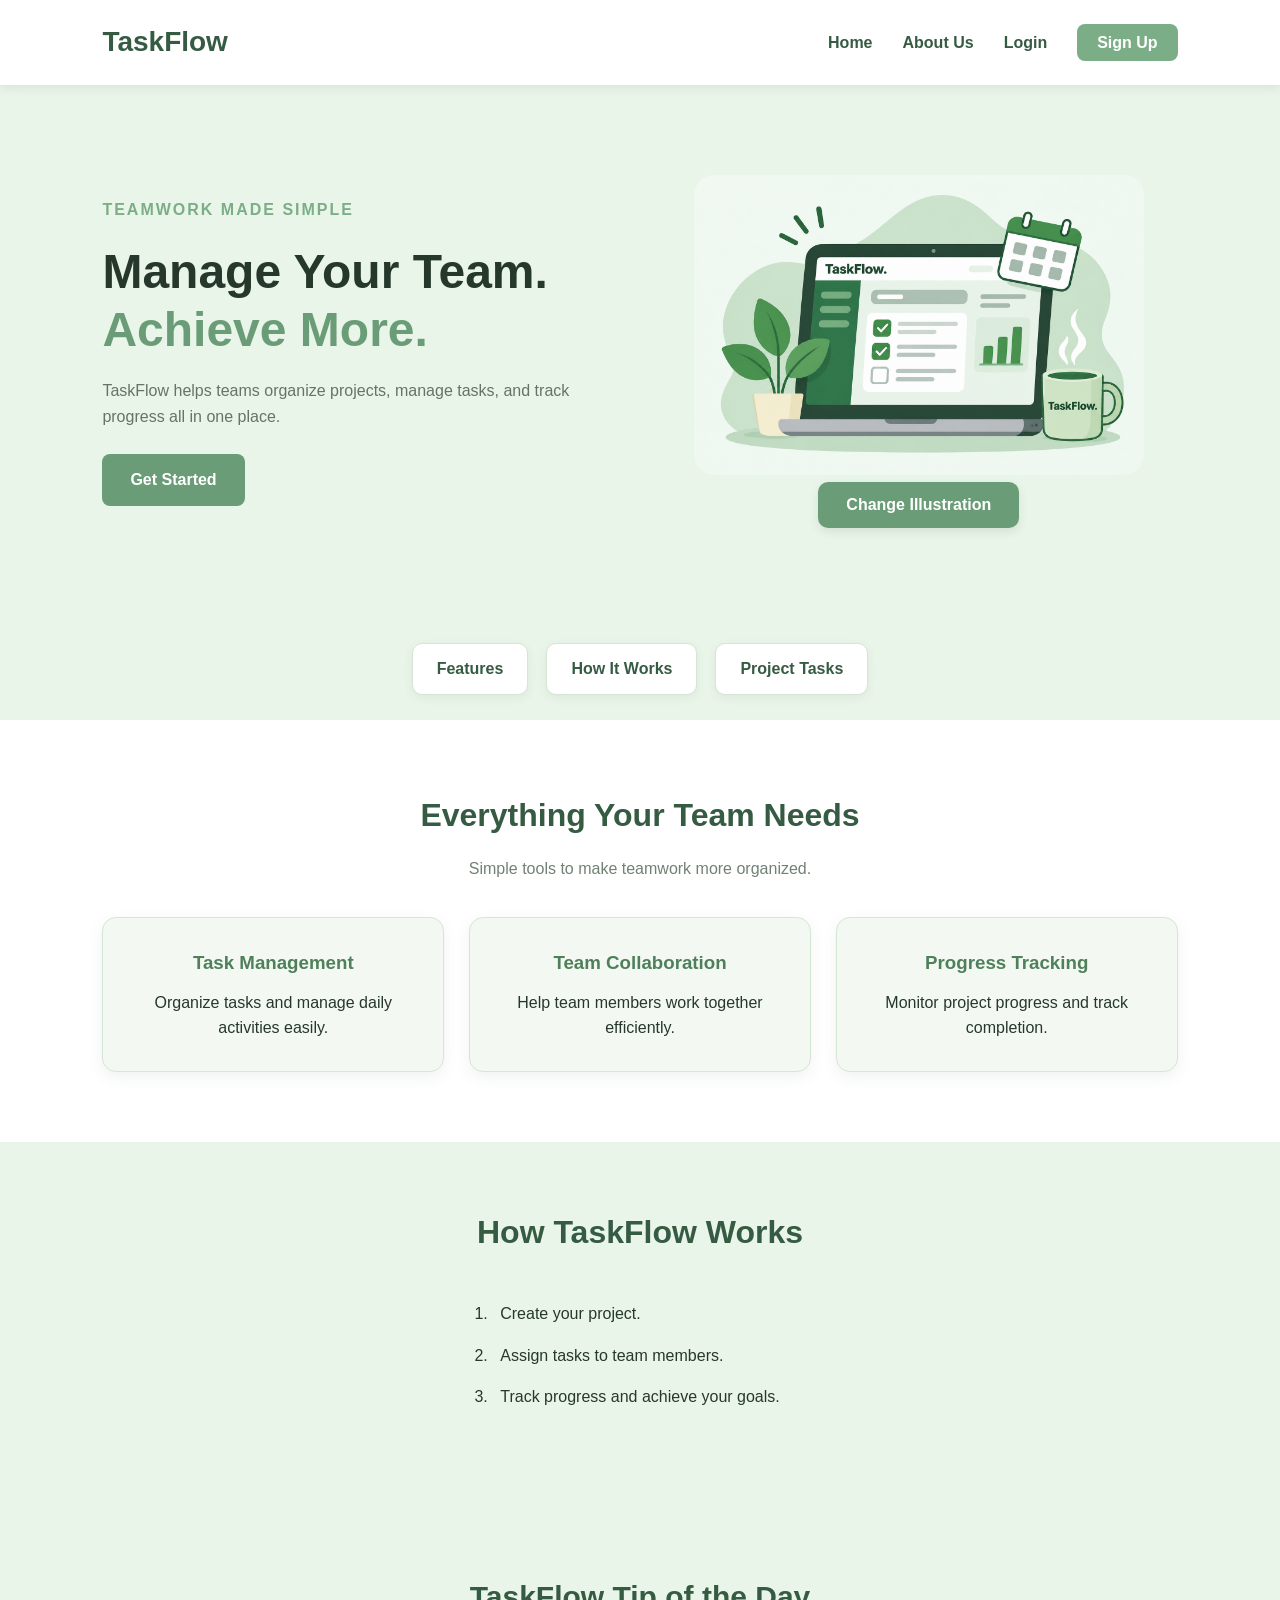
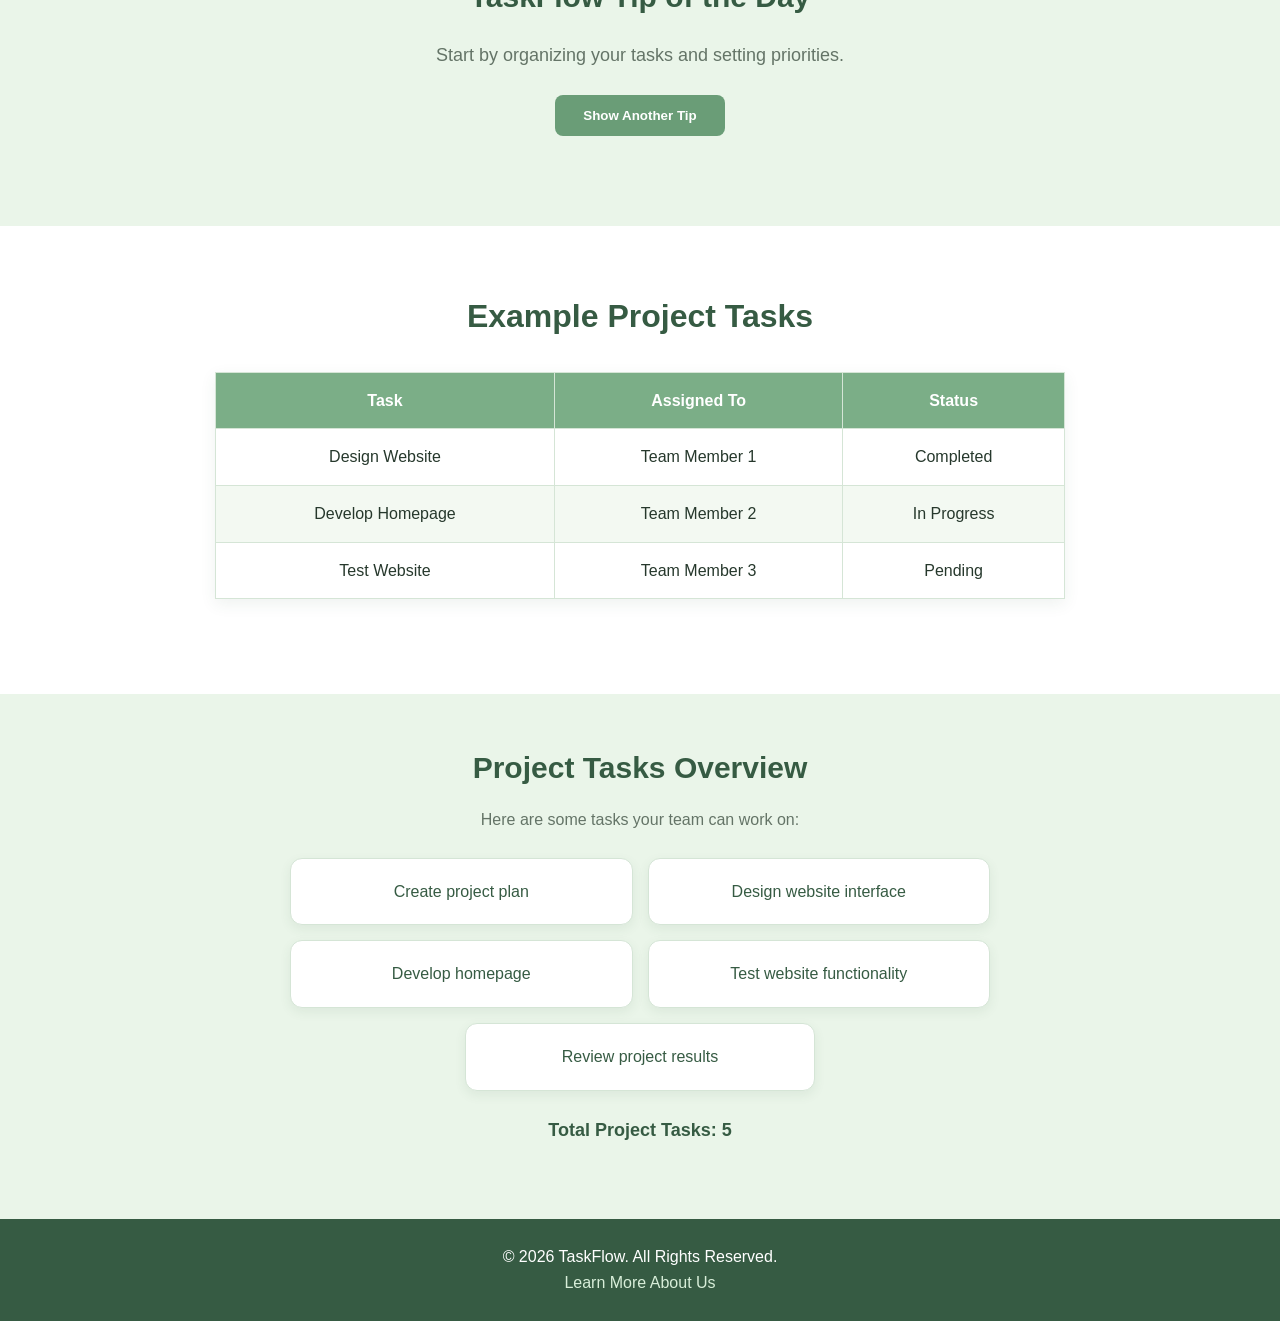
<file: index.html>
<!DOCTYPE html>
<html lang="en">

<head>
    <meta charset="UTF-8">
    <meta name="viewport" content="width=device-width, initial-scale=1.0">

    <title>TaskFlow | Team Project Management</title>

    <link rel="stylesheet" href="css/style.css">
</head>

<body>

    <!-- Navigation Bar -->
    <header>
        <nav class="navbar">
            <a href="index.html" class="logo">TaskFlow</a>

            <ul class="nav-links">
                <li><a href="index.html">Home</a></li>
                <li><a href="about.html">About Us</a></li>
                <li><a href="login.html">Login</a></li>
                <li><a href="signup.html" class="signup-btn">Sign Up</a></li>
            </ul>
        </nav>
    </header>

    <main>

        <!-- Hero Section -->
        <section class="hero">

            <div class="hero-content">
                <p class="small-title">TEAMWORK MADE SIMPLE</p>

                <h1>
                    Manage Your Team.
                    <span>Achieve More.</span>
                </h1>

                <p>
                    TaskFlow helps teams organize projects,
                    manage tasks, and track progress
                    all in one place.
                </p>

                <a href="signup.html" class="primary-btn">
                    Get Started
                </a>
            </div>

            <div class="hero-image">
                <img id="hero-picture" src="images/taskflow.png" alt="TaskFlow project management illustration"
                    usemap="#taskflow-map">

                <map name="taskflow-map">
                    <area shape="default" href="about.html" alt="Learn about TaskFlow">
                </map>
                <button id="change-picture" class="primary-btn">
                    Change Illustration
                </button>
            </div>

        </section>

        <div class="quick-links">
            <a href="#features">Features</a>
            <a href="#how-it-works">How It Works</a>
            <a href="#tasks">Project Tasks</a>
        </div>

        <!-- Features Section -->
        <section class="features" id="features">

            <h2>Everything Your Team Needs</h2>

            <p class="section-description">
                Simple tools to make teamwork more organized.
            </p>

            <div class="feature-container">

                <article class="feature-card">
                    <h3>Task Management</h3>
                    <p>Organize tasks and manage daily activities easily.</p>
                </article>

                <article class="feature-card">
                    <h3>Team Collaboration</h3>
                    <p>Help team members work together efficiently.</p>
                </article>

                <article class="feature-card">
                    <h3>Progress Tracking</h3>
                    <p>Monitor project progress and track completion.</p>
                </article>

            </div>

        </section>

        <!-- How It Works -->
        <section class="how-it-works" id="how-it-works">

            <h2>How TaskFlow Works</h2>

            <ol>
                <li>Create your project.</li>
                <li>Assign tasks to team members.</li>
                <li>Track progress and achieve your goals.</li>
            </ol>

        </section>
        <!-- Project Tip Section -->
        <section class="project-tip">
            <h2>TaskFlow Tip of the Day</h2>

            <p id="tip-text">
                Start by organizing your tasks and setting priorities.
            </p>

            <button id="tip-button" class="primary-btn">
                Show Another Tip
            </button>
        </section>

        <!-- Example Tasks Table -->
        <section class="tasks-section" id="tasks">

            <h2>Example Project Tasks</h2>

            <table>
                <thead>
                    <tr>
                        <th>Task</th>
                        <th>Assigned To</th>
                        <th>Status</th>
                    </tr>
                </thead>

                <tbody>
                    <tr>
                        <td>Design Website</td>
                        <td>Team Member 1</td>
                        <td>Completed</td>
                    </tr>

                    <tr>
                        <td>Develop Homepage</td>
                        <td>Team Member 2</td>
                        <td>In Progress</td>
                    </tr>

                    <tr>
                        <td>Test Website</td>
                        <td>Team Member 3</td>
                        <td>Pending</td>
                    </tr>
                </tbody>
            </table>

        </section>
        <!-- Dynamic Project Tasks -->
        <section class="dynamic-tasks">

            <h2>Project Tasks Overview</h2>

            <p>Here are some tasks your team can work on:</p>

            <ul id="dynamic-task-list"></ul>
            <p id="task-count"></p>

        </section>

    </main>

    <!-- Footer -->
    <footer>
        <p>&copy; 2026 TaskFlow. All Rights Reserved.</p>
        <a href="about.html">Learn More About Us</a>
    </footer>

    <script src="js/script.js"></script>
    <script>
        // Embedded JavaScript
        console.log("Welcome to TaskFlow!");
    </script>

</body>

</html>
</file>
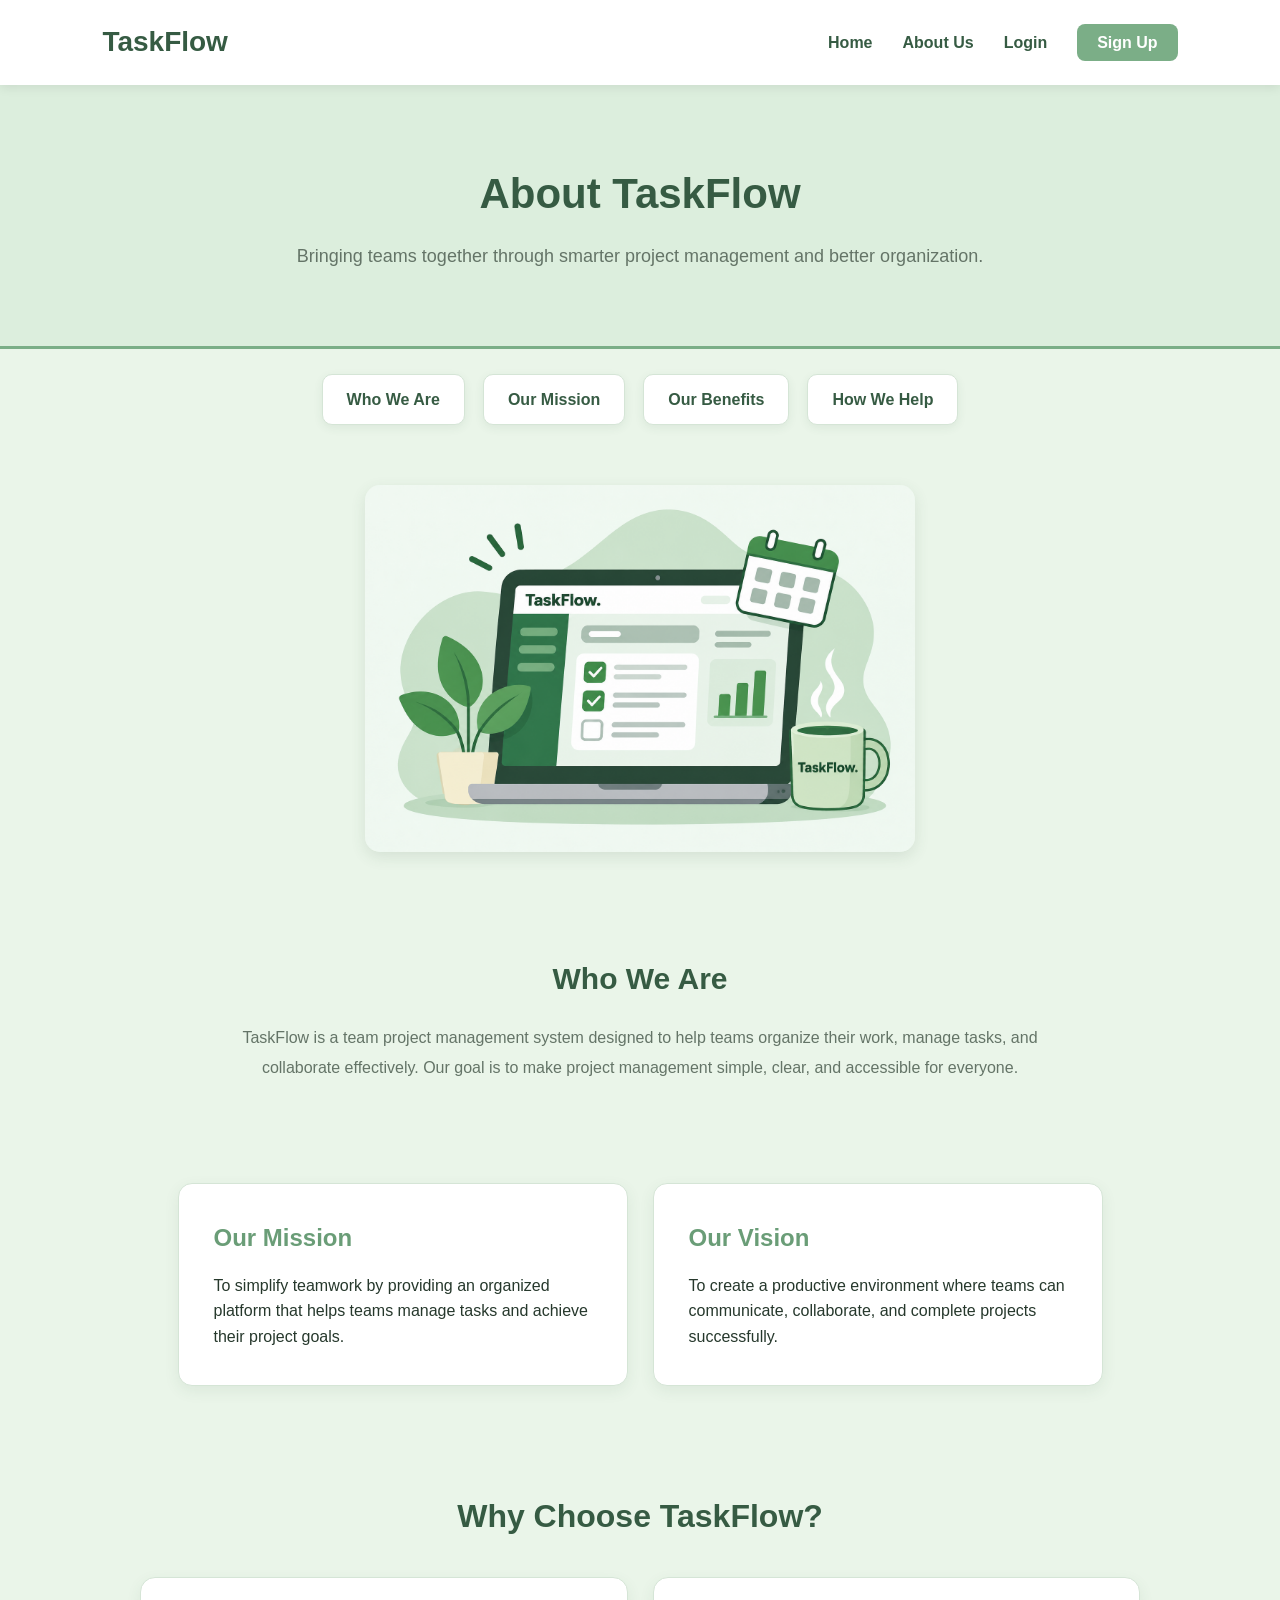
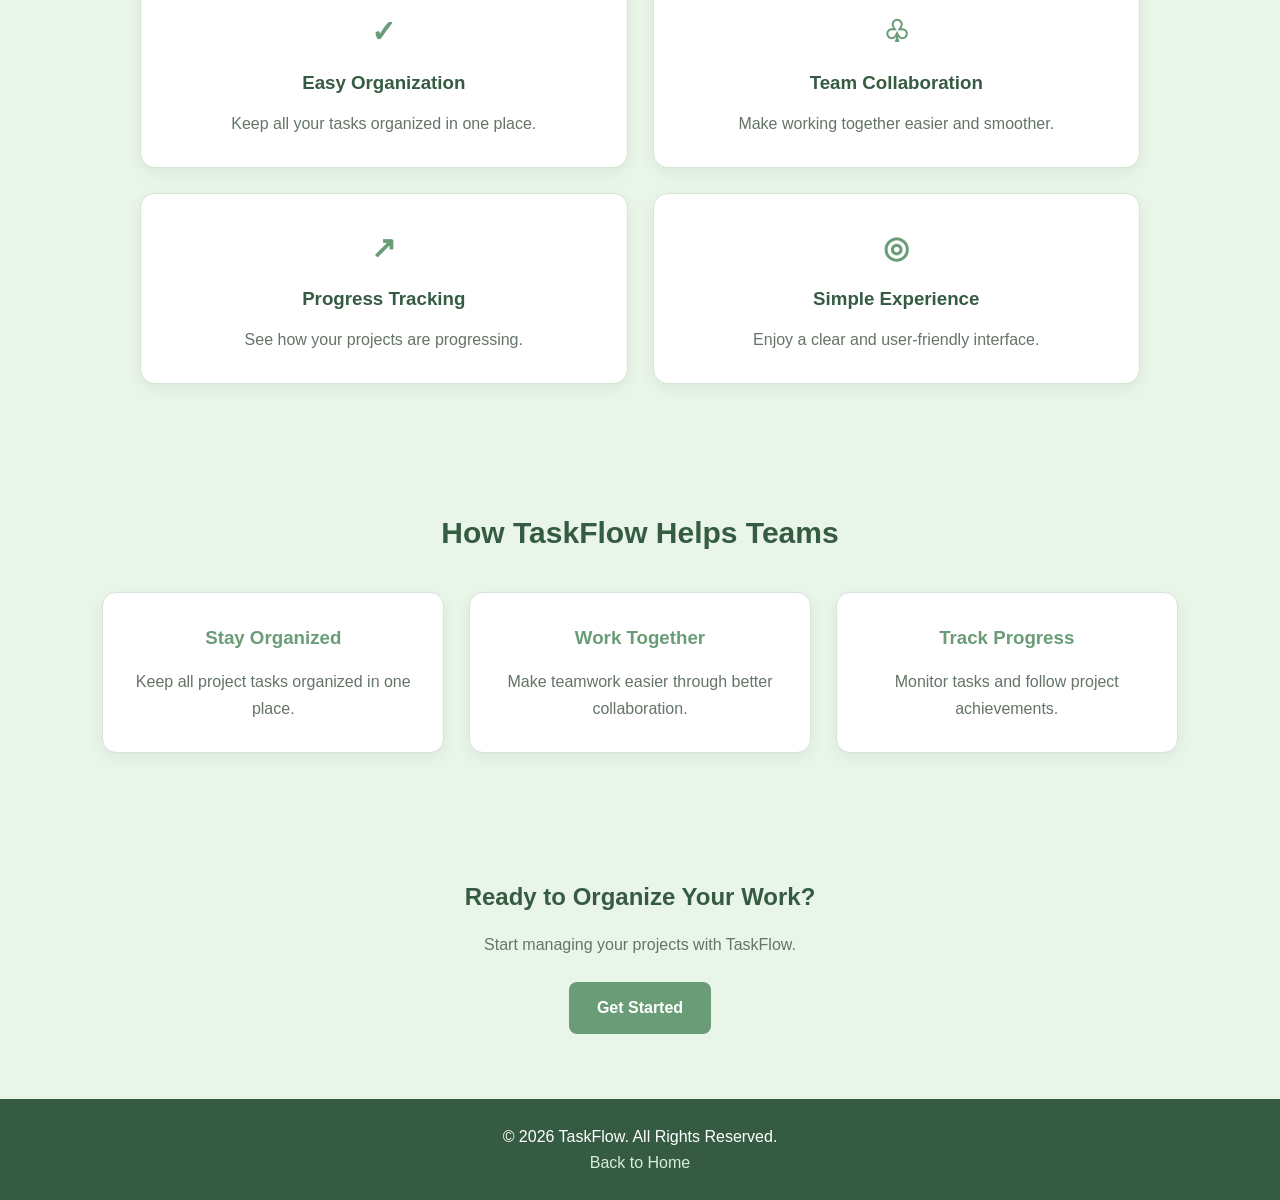
<file: about.html>
<!DOCTYPE html>
<html lang="en">

<head>
    <meta charset="UTF-8">
    <meta name="viewport" content="width=device-width, initial-scale=1.0">

    <title>About Us | TaskFlow</title>

    <link rel="stylesheet" href="css/style.css">
    <style>
    .quick-links a:focus {
        outline: 3px solid #365B43;
        outline-offset: 3px;
    }
</style>
</head>

<body>

    <!-- Navigation Bar -->
    <header>
        <nav class="navbar">

            <a href="index.html" class="logo">TaskFlow</a>

            <ul class="nav-links">
                <li><a href="index.html">Home</a></li>
                <li><a href="about.html">About Us</a></li>
                <li><a href="login.html">Login</a></li>
                <li><a href="signup.html" class="signup-btn">Sign Up</a></li>
            </ul>

        </nav>
    </header>

    <main>

        <!-- About Hero Section -->
        <section class="about-hero" style="border-bottom: 3px solid #7BAE87;">

            <h1>About TaskFlow</h1>

            <p>
                Bringing teams together through smarter
                project management and better organization.
            </p>

        </section>
        <div class="quick-links">
    <a href="#who-we-are">Who We Are</a>
    <a href="#mission-vision">Our Mission</a>
    <a href="#benefits">Our Benefits</a>
    <a href="#how-it-helps">How We Help</a>
</div>    
        <section class="about-image">
    <img src="images/taskflow.png"
         alt="TaskFlow project management illustration"
         usemap="#about-map">

    <map name="about-map">
        <area shape="default"
              href="#who-we-are"
              alt="About TaskFlow">
    </map>
        </section>

        <!-- Who We Are -->
        <section class="about-content" id="who-we-are">

            <h2>Who We Are</h2>

            <p>
                TaskFlow is a team project management system
                designed to help teams organize their work,
                manage tasks, and collaborate effectively.
                Our goal is to make project management simple,
                clear, and accessible for everyone.
            </p>

        </section>

        <!-- Mission and Vision -->
<section class="mission-vision" id="mission-vision">
            <article class="about-card">

                <h2>Our Mission</h2>

                <p>
                    To simplify teamwork by providing
                    an organized platform that helps
                    teams manage tasks and achieve
                    their project goals.
                </p>

            </article>

            <article class="about-card">

                <h2>Our Vision</h2>

                <p>
                    To create a productive environment
                    where teams can communicate,
                    collaborate, and complete projects
                    successfully.
                </p>

            </article>

        </section>

       <!-- Why Choose TaskFlow -->
<section class="why-choose" id="benefits">
    <h2>Why Choose TaskFlow?</h2>

    <ul class="benefits-container">

        <li class="benefit-card">
            <span class="benefit-icon">✓</span>
            <h3>Easy Organization</h3>
            <p>Keep all your tasks organized in one place.</p>
        </li>

        <li class="benefit-card">
            <span class="benefit-icon">♧</span>
            <h3>Team Collaboration</h3>
            <p>Make working together easier and smoother.</p>
        </li>

        <li class="benefit-card">
            <span class="benefit-icon">↗</span>
            <h3>Progress Tracking</h3>
            <p>See how your projects are progressing.</p>
        </li>

        <li class="benefit-card">
            <span class="benefit-icon">◎</span>
            <h3>Simple Experience</h3>
            <p>Enjoy a clear and user-friendly interface.</p>
        </li>

    </ul>
</section>
        <!-- How TaskFlow Helps Teams -->
<section class="how-taskflow-helps" id="how-it-helps">
    <h2>How TaskFlow Helps Teams</h2>

    <div class="help-container">

        <article class="help-card">
            <h3>Stay Organized</h3>
            <p>Keep all project tasks organized in one place.</p>
        </article>

        <article class="help-card">
            <h3>Work Together</h3>
            <p>Make teamwork easier through better collaboration.</p>
        </article>

        <article class="help-card">
            <h3>Track Progress</h3>
            <p>Monitor tasks and follow project achievements.</p>
        </article>

    </div>
</section>

        <!-- Call To Action -->
        <section class="about-cta">

            <h2>Ready to Organize Your Work?</h2>

            <p>
                Start managing your projects with TaskFlow.
            </p>

            <a href="signup.html" class="primary-btn">
                Get Started
            </a>

        </section>

    </main>

    <!-- Footer -->
    <footer>

        <p>&copy; 2026 TaskFlow. All Rights Reserved.</p>

        <a href="index.html">Back to Home</a>

    </footer>

</body>
</html>
</file>
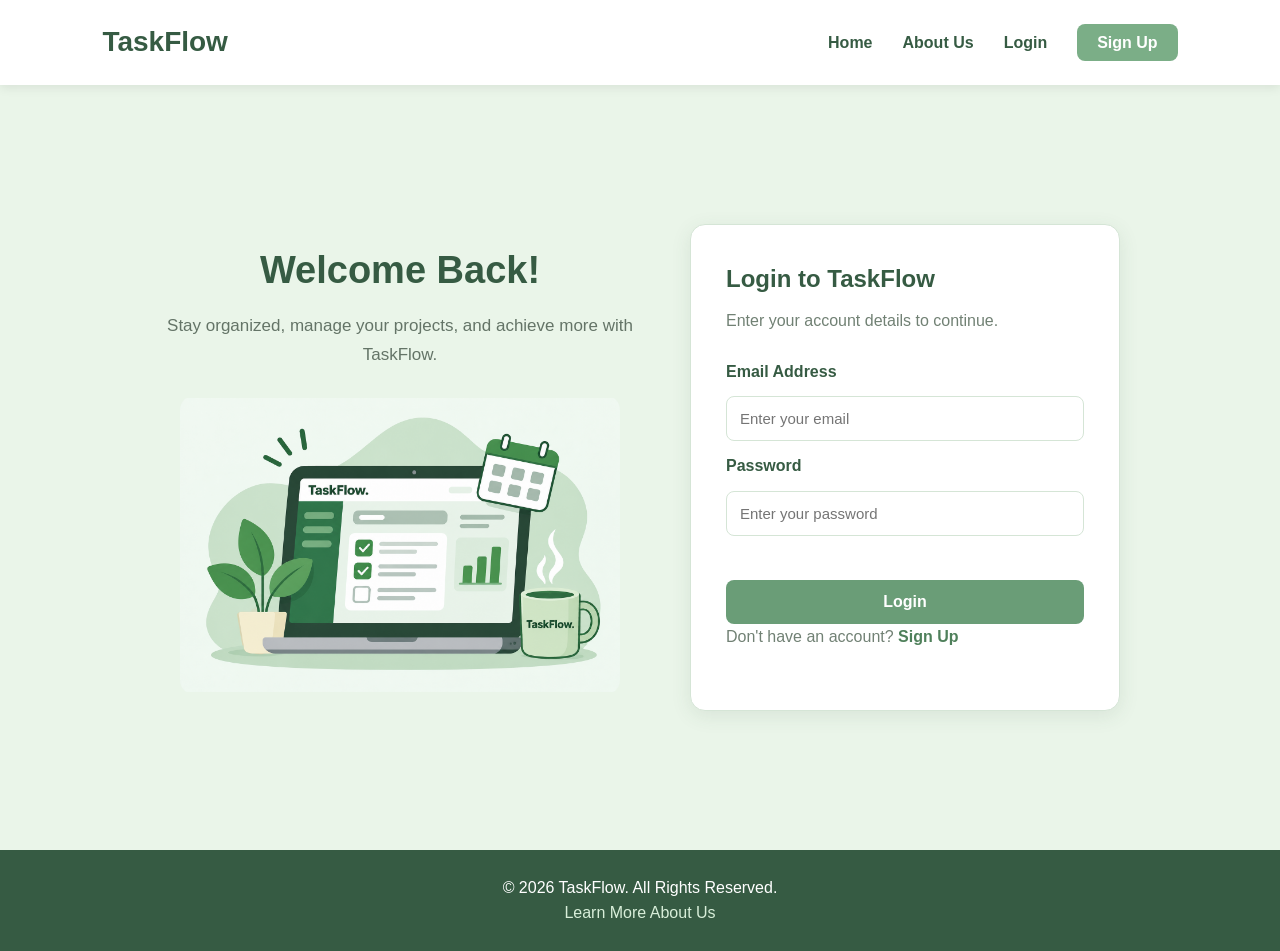
<file: login.html>
<!DOCTYPE html>
<html lang="en">
<head>
    <meta charset="UTF-8">
    <meta name="viewport" content="width=device-width, initial-scale=1.0">
    <title>Login | TaskFlow</title>

    <link rel="stylesheet" href="css/style.css">

    <style>
        h1 {
            color: #365B43;
            text-align: center;
        }
    </style>
</head>

<body>

<header>
    <nav class="navbar">
        <a href="index.html" class="logo">TaskFlow</a>

        <ul class="nav-links">
            <li><a href="index.html">Home</a></li>
            <li><a href="about.html">About Us</a></li>
            <li><a href="login.html">Login</a></li>
            <li><a href="signup.html" class="signup-btn">Sign Up</a></li>
        </ul>
    </nav>
</header>

<main class="auth-section">

    <section class="auth-intro">

        <h1>Welcome Back!</h1>

        <p>
            Stay organized, manage your projects,
            and achieve more with TaskFlow.
        </p>

        <!-- Click the image to visit About Us -->
        <div class="auth-image">
            <img src="images/taskflow.png"
                 alt="TaskFlow Illustration"
                 usemap="#taskflowMap">

            <map name="taskflowMap">
                <area shape="rect"
                      coords="0,0,1536,1024"
                      href="about.html"
                      alt="about us">
            </map>
        </div>

    </section>

    <section class="auth-card">

        <h2>Login to TaskFlow</h2>
        <p>Enter your account details to continue.</p>

        <form id="loginForm">

            <label for="email">Email Address</label>
            <input type="email" id="email"
                   placeholder="Enter your email" required>

            <label for="password">Password</label>
            <input type="password" id="password"
                   placeholder="Enter your password" required>

            <p id="loginMessage" class="auth-message"></p>

            <button type="submit">Login</button>

        </form>

        <p>
            Don't have an account?
            <a href="signup.html">Sign Up</a>
        </p>

    </section>

</main>

<footer>
    <p>© 2026 TaskFlow. All Rights Reserved.</p>
    <a href="about.html">Learn More About Us</a>
</footer>

<script src="js/auth.js"></script>

</body>
</html>
</file>
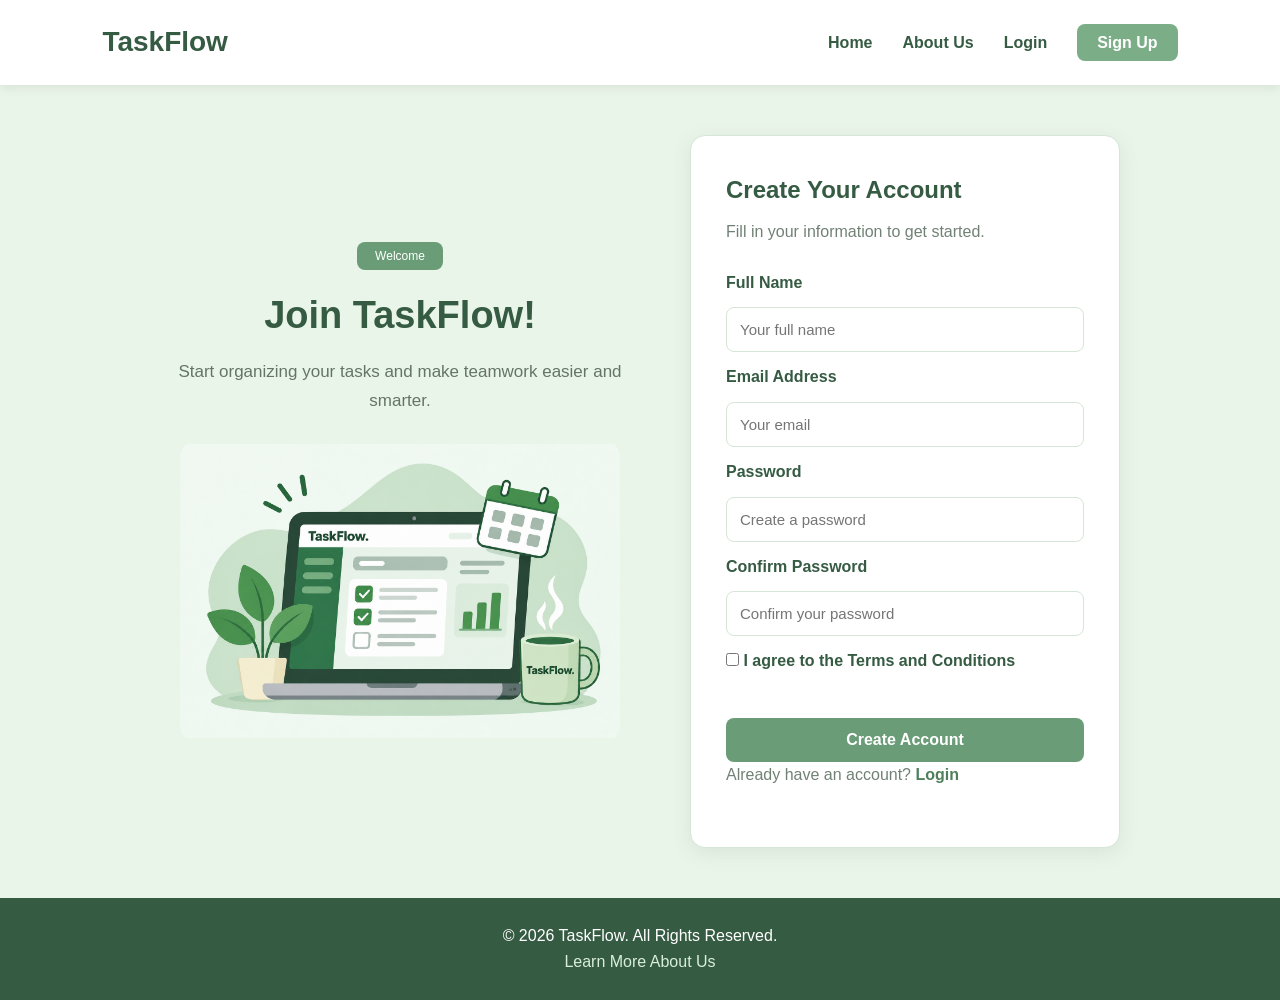
<file: signup.html>
<!DOCTYPE html>
<html lang="en">
<head>
    <meta charset="UTF-8">
    <meta name="viewport" content="width=device-width, initial-scale=1.0">
    <title>Sign Up | TaskFlow</title>

    <link rel="stylesheet" href="css/style.css">

    <style>
        h1 {
            color: #365B43;
            text-align: center;
        }
    </style>
</head>

<body>

<header>
    <nav class="navbar">
        <a href="index.html" class="logo">TaskFlow</a>

        <ul class="nav-links">
            <li><a href="index.html">Home</a></li>
            <li><a href="about.html">About Us</a></li>
            <li><a href="login.html">Login</a></li>
            <li><a href="signup.html" class="signup-btn">Sign Up</a></li>
        </ul>
    </nav>
</header>

<main class="auth-section">

    <section class="auth-intro">

        <button onclick="welcomeUser()" class="welcome-btn">
            Welcome
        </button>

        <h1>Join TaskFlow!</h1>

        <p>
            Start organizing your tasks and
            make teamwork easier and smarter.
        </p>

        <!-- Click the image to visit About Us -->
        <div class="auth-image">
            <img src="images/taskflow.png"
                 alt="TaskFlow Project Management Illustration"
                 usemap="#taskflowMap">

            <map name="taskflowMap">
                <area shape="rect"
                      coords="0,0,1536,1024"
                      href="about.html"
                      alt="Learn more about TaskFlow">
            </map>
        </div>

    </section>

    <section class="auth-card">

        <h2>Create Your Account</h2>
        <p>Fill in your information to get started.</p>

        <form id="signupForm">

            <label for="fullName">Full Name</label>
            <input type="text" id="fullName"
                   placeholder="Your full name" required>

            <label for="signupEmail">Email Address</label>
            <input type="email" id="signupEmail"
                   placeholder="Your email" required>

            <label for="signupPassword">Password</label>
            <input type="password" id="signupPassword"
                   placeholder="Create a password" required>

            <label for="confirmPassword">Confirm Password</label>
            <input type="password" id="confirmPassword"
                   placeholder="Confirm your password" required>

            <label>
                <input type="checkbox" id="terms">
                I agree to the Terms and Conditions
            </label>

            <p id="signupMessage" class="auth-message"></p>

            <button type="submit">Create Account</button>

        </form>

        <p>
            Already have an account?
            <a href="login.html">Login</a>
        </p>

    </section>

</main>

<footer>
    <p>© 2026 TaskFlow. All Rights Reserved.</p>
    <a href="about.html">Learn More About Us</a>
</footer>

<script>
    function welcomeUser() {
        alert("Welcome to TaskFlow!");
    }
</script>

<script src="js/auth.js"></script>

</body>
</html>
</file>
<file: css/style.css>
/* TaskFlow*/
 /*Home page*/

/* General Settings */
* {
    margin: 0;
    padding: 0;
    box-sizing: border-box;
}

body {
    font-family: Arial, sans-serif;
    background-color: #EAF5E9;
    color: #26382C;
    line-height: 1.6;
}

/* Navigation Bar */
header {
    background-color: white;
    box-shadow: 0 3px 10px rgba(0, 0, 0, 0.08);
    position: relative;
    z-index: 10;
}

.navbar {
    display: flex;
    justify-content: space-between;
    align-items: center;
    padding: 20px 8%;
}

.logo {
    font-size: 28px;
    font-weight: bold;
    color: #365B43;
    text-decoration: none;
}

.nav-links {
    display: flex;
    align-items: center;
    gap: 30px;
    list-style: none;
}

.nav-links a {
    text-decoration: none;
    color: #365B43;
    font-weight: bold;
    transition: 0.3s;
}

.nav-links a:hover {
    color: #7BAE87;
}

.signup-btn {
    background-color: #7BAE87;
    color: white !important;
    padding: 10px 20px;
    border-radius: 8px;
}

/* Hero Section */
.hero {
    display: flex;
    align-items: center;
    justify-content: space-between;
    gap: 40px;
    padding: 90px 8%;
    min-height: 480px;
}

.hero-content {
    flex: 1;
}

.small-title {
    color: #7BAE87;
    font-weight: bold;
    letter-spacing: 2px;
}

.hero h1 {
    font-size: 48px;
    line-height: 1.2;
    margin: 20px 0;
    color: #26382C;
}

.hero h1 span {
    color: #6A9D77;
}

.hero-content > p:not(.small-title) {
    max-width: 500px;
    margin-bottom: 25px;
    color: #647467;
}

.primary-btn {
    display: inline-block;
    background-color: #6A9D77;
    color: white;
    text-decoration: none;
    padding: 13px 28px;
    border-radius: 8px;
    font-weight: bold;
    transition: 0.3s;
}

.primary-btn:hover {
    background-color: #365B43;
    transform: translateY(-3px);
}

.hero-image {
    flex: 1;
    text-align: center;
    position: relative;
    z-index: 1;
}

.hero-image img {
    width: 100%;
    max-width: 450px;
    border-radius: 20px;
}

/* Features Section */
.features {
    background-color: white;
    padding: 70px 8%;
    text-align: center;
}

.features h2,
.how-it-works h2,
.tasks-section h2 {
    color: #365B43;
    font-size: 32px;
    margin-bottom: 15px;
}

.section-description {
    color: #718174;
    margin-bottom: 35px;
}

.feature-container {
    display: flex;
    justify-content: center;
    gap: 25px;
    flex-wrap: wrap;
}

.feature-card {
    background-color: #F3F9F2;
    border: 1px solid #D5E5D6;
    border-radius: 14px;
    padding: 30px 20px;
    flex: 1;
    min-width: 220px;
    max-width: 350px;
    box-shadow: 0 5px 15px rgba(54, 91, 67, 0.08);
    transition: 0.3s;
}

.feature-card:hover {
    transform: translateY(-5px);
    box-shadow: 0 8px 20px rgba(54, 91, 67, 0.15);
}

.feature-card h3 {
    color: #4F805B;
    margin-bottom: 12px;
}

/* How It Works */
.how-it-works {
    padding: 65px 10%;
    text-align: center;
}

.how-it-works ol {
    display: inline-block;
    text-align: left;
    margin-top: 20px;
}

.how-it-works li {
    padding: 8px;
}

/* Tasks Table */
.tasks-section {
    background-color: white;
    padding: 65px 8%;
    text-align: center;
}

table {
    width: 100%;
    max-width: 850px;
    margin: 30px auto;
    border-collapse: collapse;
    background-color: white;
    border: 1px solid #D5E5D6;
    box-shadow: 0 5px 15px rgba(54, 91, 67, 0.08);
}

th, td {
    padding: 15px;
    border: 1px solid #D5E5D6;
    text-align: center;
}

th {
    background-color: #7BAE87;
    color: white;
}

tr:nth-child(even) {
    background-color: #F3F9F2;
}

/* Footer */
footer {
    background-color: #365B43;
    color: white;
    text-align: center;
    padding: 25px;
}

footer a {
    color: #D8EED9;
    text-decoration: none;
}

/* Responsive Design */
@media (max-width: 768px) {
    .hero {
        flex-direction: column;
        text-align: center;
        padding: 50px 6%;
    }

    .hero h1 {
        font-size: 35px;
    }

    .navbar {
        flex-direction: column;
        gap: 20px;
    }

    .nav-links {
        flex-wrap: wrap;
        justify-content: center;
        gap: 15px;
    }

    .feature-container {
        flex-direction: column;
        align-items: center;
    }
}


/* ==============================
   ABOUT US PAGE
   ============================== */

/* About Hero */
.about-hero {
    background-color: #DCEEDD;
    text-align: center;
    padding: 75px 8%;
}

.about-hero h1 {
    color: #365B43;
    font-size: 42px;
    margin-bottom: 15px;
}

.about-hero p {
    color: #647467;
    font-size: 18px;
    max-width: 1100px;
    margin: auto;
    white-space: nowrap;
}

/* About Image */
.about-image {
    text-align: center;
    padding: 35px 20px;
}

.about-image img {
    width: 100%;
    max-width: 550px;
    height: auto;
    border-radius: 15px;
    box-shadow: 0 5px 15px rgba(54, 91, 67, 0.12);
}

/* Who We Are */
.about-content {
    padding: 60px 12%;
    text-align: center;
}

.about-content h2 {
    color: #365B43;
    font-size: 30px;
    margin-bottom: 20px;
}

.about-content p {
    max-width: 800px;
    margin: auto;
    color: #647467;
    line-height: 1.9;
}

/* Mission and Vision */
.mission-vision {
    display: flex;
    justify-content: center;
    gap: 25px;
    padding: 40px 8%;
    flex-wrap: wrap;
}

.about-card {
    background-color: white;
    border: 1px solid #D5E5D6;
    border-radius: 14px;
    padding: 35px;
    flex: 1;
    min-width: 250px;
    max-width: 450px;
    box-shadow: 0 5px 15px rgba(54, 91, 67, 0.08);
    transition: 0.3s;
}

.about-card:hover {
    transform: translateY(-5px);
}

.about-card h2 {
    color: #6A9D77;
    margin-bottom: 15px;
}

/* Why Choose TaskFlow */
.why-choose {
    background-color: #EAF5E9;
    padding: 65px 8%;
    text-align: center;
}

.why-choose h2 {
    color: #365B43;
    font-size: 32px;
    margin-bottom: 35px;
}

/* Two columns, two cards in each column */
.why-choose .benefits-container {
    list-style: none;
    padding: 0;
    margin: 0 auto;
    display: grid;
    grid-template-columns: repeat(2, minmax(0, 1fr));
    gap: 25px;
    max-width: 1000px;
    width: 100%;
}

.why-choose .benefit-card {
    background-color: white;
    width: 100%;
    min-width: 0;
    box-sizing: border-box;
    padding: 30px;
    border: 1px solid #D5E5D6;
    border-radius: 15px;
    box-shadow: 0 5px 15px rgba(54, 91, 67, 0.08);
    transition: 0.3s;
}

.benefit-card:hover {
    transform: translateY(-5px);
    box-shadow: 0 8px 20px rgba(54, 91, 67, 0.14);
}

.benefit-icon {
    display: inline-block;
    color: #6A9D77;
    font-size: 30px;
    font-weight: bold;
    margin-bottom: 12px;
}

.benefit-card h3 {
    color: #365B43;
    margin-bottom: 12px;
}

.benefit-card p {
    color: #647467;
    line-height: 1.7;
}

/* How TaskFlow Helps Teams */
.how-taskflow-helps {
    padding: 60px 8%;
    text-align: center;
}

.how-taskflow-helps h2 {
    color: #365B43;
    font-size: 30px;
    margin-bottom: 35px;
}

.help-container {
    display: flex;
    justify-content: center;
    gap: 25px;
    flex-wrap: wrap;
}

.help-card {
    background-color: white;
    border: 1px solid #D5E5D6;
    border-radius: 14px;
    padding: 30px 25px;
    flex: 1;
    min-width: 220px;
    max-width: 350px;
    box-shadow: 0 5px 15px rgba(54, 91, 67, 0.08);
    transition: 0.3s;
}

.help-card:hover {
    transform: translateY(-5px);
}

.help-card h3 {
    color: #6A9D77;
    margin-bottom: 15px;
}

.help-card p {
    color: #647467;
    line-height: 1.7;
}

/* About Call To Action */
.about-cta {
    text-align: center;
    padding: 65px 8%;
}

.about-cta h2 {
    color: #365B43;
    margin-bottom: 15px;
}

.about-cta p {
    color: #647467;
    margin-bottom: 25px;
}

/* Responsive Design */
@media (max-width: 768px) {
    .mission-vision {
        flex-direction: column;
        align-items: center;
    }

    .about-hero h1 {
        font-size: 32px;
    }

    .about-hero p {
        white-space: normal;
    }
}

@media (max-width: 600px) {
    .why-choose .benefits-container {
        grid-template-columns: 1fr;
    }
}

/* Project Tip Section */
.project-tip {
    background-color: #EAF5E9;
    text-align: center;
    padding: 55px 8%;
    margin: 35px auto;
}

.project-tip h2 {
    color: #365B43;
    font-size: 30px;
    margin-bottom: 20px;
}

.project-tip p {
    color: #647467;
    font-size: 18px;
    margin-bottom: 25px;
}

.project-tip .primary-btn {
    display: inline-block;
    border: none;
    cursor: pointer;
    font-family: inherit;
}
/* Dynamic Project Tasks */
.dynamic-tasks {
    background-color: #EAF5E9;
    padding: 50px 8%;
    text-align: center;
}

.dynamic-tasks h2 {
    color: #365B43;
    font-size: 30px;
    margin-bottom: 15px;
}

.dynamic-tasks p {
    color: #647467;
    margin-bottom: 25px;
}

#dynamic-task-list {
    list-style: none;
    padding: 0;
    max-width: 700px;
    margin: auto;
    display: grid;
    grid-template-columns: repeat(2, 1fr);
    gap: 15px;
}

#dynamic-task-list li {
    background-color: white;
    padding: 20px;
    border: 1px solid #D5E5D6;
    border-radius: 12px;
    color: #365B43;
    box-shadow: 0 4px 12px rgba(54, 91, 67, 0.08);
}

/* Center the fifth task */
#dynamic-task-list li:last-child:nth-child(odd) {
    grid-column: 1 / -1;
    width: 50%;
    justify-self: center;
}

@media (max-width: 600px) {
    #dynamic-task-list {
        grid-template-columns: 1fr;
    }
}
#task-count {
    color: #365B43;
    font-size: 18px;
    font-weight: bold;
    text-align: center;
    margin-top: 25px;
}
/* Change Illustration Button */
.hero-image #change-picture {
    background-color: #6A9D77 !important;
    color: #FFFFFF !important;
    border: none !important;
    border-radius: 10px;
    padding: 14px 28px;
    font-size: 16px;
    font-weight: bold;
    cursor: pointer;
    box-shadow: 0 4px 10px rgba(54, 91, 67, 0.12);
}

.hero-image #change-picture:hover {
    background-color: #365B43 !important;
}

/* Quick Navigation Links */
.quick-links {
    display: flex;
    justify-content: center;
    align-items: center;
    flex-wrap: wrap;
    gap: 18px;
    padding: 25px 20px;
    background-color: #EAF5E9;
}

.quick-links a {
    display: inline-block;
    color: #365B43;
    background-color: white;
    text-decoration: none;
    font-size: 16px;
    font-weight: 600;
    padding: 12px 24px;
    border: 1px solid #D5E5D6;
    border-radius: 10px;
    box-shadow: 0 3px 10px rgba(54, 91, 67, 0.08);
    transition: 0.3s ease;
}

.quick-links a:hover {
    background-color: #6A9D77;
    color: white;
    transform: translateY(-3px);
}

@media (max-width: 600px) {
    .quick-links {
        flex-direction: column;
    }

    .quick-links a {
        width: 80%;
        text-align: center;
    }
}
/* Completed Task Style */
.completed {
    background-color: #DCEEDD !important;
    color: #365B43;
    text-decoration: line-through;
    opacity: 0.7;
    cursor: pointer;
}

  /*--------------------------------------------------------------------------------------------------------*/




/* LOGIN & SIGNUP PAGES */

.auth-section {
    min-height: 85vh;
    display: flex;
    align-items: center;
    justify-content: center;
    padding: 50px 8%;
    gap: 50px;
}

.auth-intro {
    flex: 1;
    max-width: 450px;
}

.auth-intro h1 {
    color: #365B43;
    font-size: 38px;
    margin-bottom: 15px;
}

.auth-intro p {
    color: #647467;
    font-size: 17px;
}

.auth-card {
    background: white;
    width: 100%;
    max-width: 430px;
    padding: 35px;
    border: 1px solid #D5E5D6;
    border-radius: 15px;
    box-shadow: 0 5px 20px rgba(54,91,67,0.10);
}

.auth-card h2 {
    color: #365B43;
    margin-bottom: 10px;
}

.auth-card > p {
    color: #718174;
    margin-bottom: 25px;
}

.auth-card form {
    display: flex;
    flex-direction: column;
    gap: 12px;
}

.auth-card label {
    color: #365B43;
    font-weight: bold;
}

.auth-card input:not([type="checkbox"]) {
    padding: 13px;
    border: 1px solid #D5E5D6;
    border-radius: 8px;
    font-size: 15px;
}

.auth-card input:focus {
    outline: 2px solid #7BAE87;
}

.auth-card button {
    background: #6A9D77;
    color: white;
    border: none;
    border-radius: 8px;
    padding: 13px;
    font-size: 16px;
    font-weight: bold;
    cursor: pointer;
    margin-top: 10px;
}

.auth-card button:hover {
    background: #365B43;
}

.auth-card a {
    color: #4F805B;
    font-weight: bold;
    text-decoration: none;
}

.auth-message {
    font-size: 14px;
    margin-top: 10px;
}



@media (max-width: 768px) {
    .auth-section {
        flex-direction: column;
        gap: 25px;
    }

    .auth-intro {
        text-align: center;
    }
}

/* AUTH INTRO IMAGE */

.auth-intro {
    display: flex;
    flex-direction: column;
    align-items: center;
    text-align: center;
    flex: 1;
    max-width: 480px;
}

.auth-intro h1 {
    margin-bottom: 12px;
}

.auth-intro p {
    margin-bottom: 15px;
    line-height: 1.7;
}

/* IMAGE SIZE AND POSITION */

.auth-image {
    width: 100%;
    max-width: 440px;
    margin: 10px auto 0;
}

.auth-image img {
    display: block;
    width: 100%;
    height: 300px;
    object-fit: contain;
    border-radius: 15px;
    cursor: pointer;
}

/* WELCOME BUTTON */

.welcome-btn {
    background-color: #6A9D77;
    color: white;
    font-size: 12px;
    padding: 7px 18px;
    margin: 0 0 15px;
    border: none;
    border-radius: 8px;
    cursor: pointer;
}

.welcome-btn:hover {
    background-color: #365B43;
}

/* RESPONSIVE DESIGN */

@media (max-width: 768px) {

    .auth-section {
        flex-direction: column;
        padding: 35px 5%;
        gap: 30px;
    }

    .auth-intro {
        width: 100%;
        max-width: 480px;
        text-align: center;
    }

    .auth-image {
        max-width: 380px;
    }

    .auth-image img {
        height: 260px;
    }

    .auth-card {
        max-width: 430px;
    }
}
</file>
